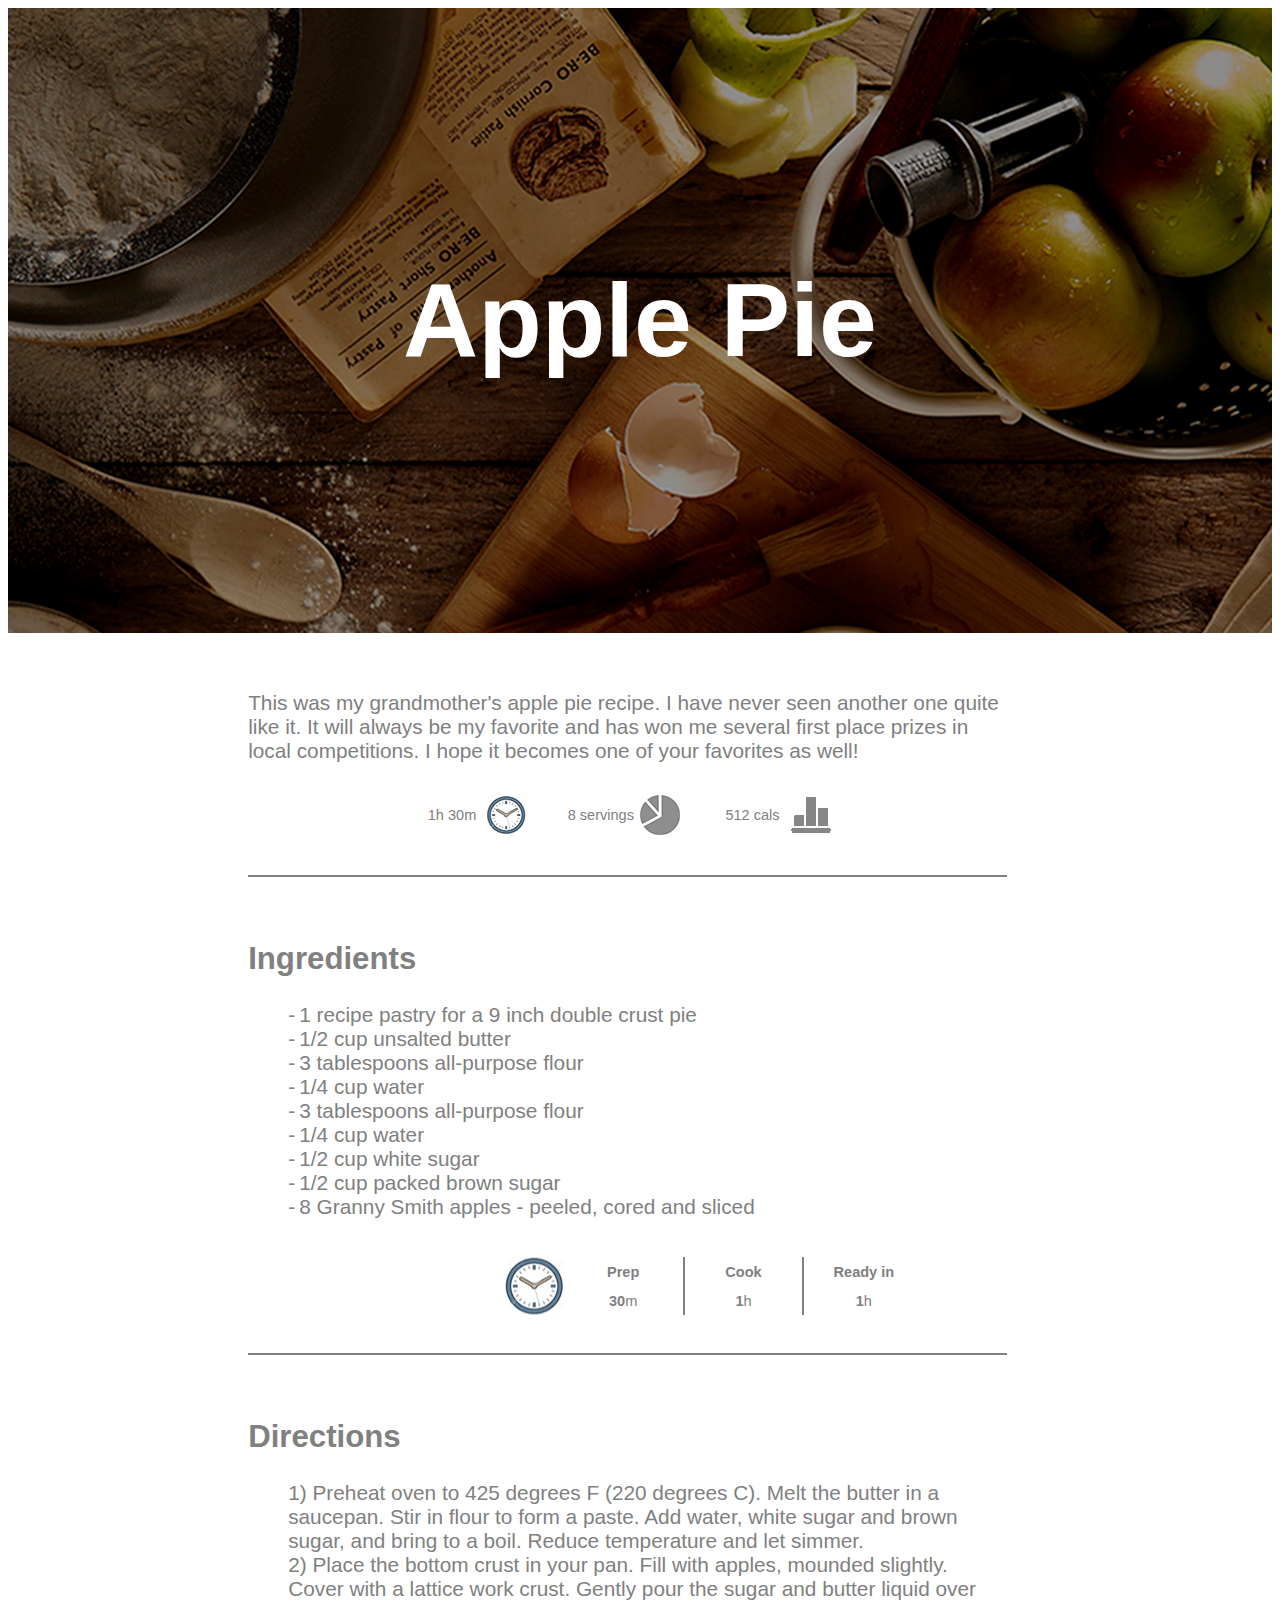
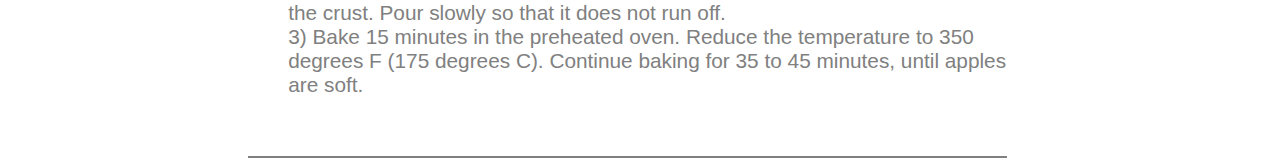
<file: pastis-codi-inici/index.html>
<!DOCTYPE html>
<html lang="en">
    <head>
        <meta charset="UTF-8">
    <meta name="viewport" content="width=device-width, initial-scale=1.0">
    <meta http-equiv="X-UA-Compatible" content="ie=edge">
  <link rel="stylesheet" type="text/css" href="css/main.css"/> 
  <title>Apple Pie Recipe</title>


</head>
<body>
    <container>  
<h1 id="capçalera">Apple Pie</h1>
               
<section>
<article>
<p class="primer_paragraf">This was my grandmother's apple pie recipe. I have never seen another one
quite like it. It will always be my favorite and has won me several first place
prizes in local competitions. I hope it becomes one of your favorites as well!</p>
<ul id="info_1">
    <li id="tiempo">1h 30m </li>
    <li id="porciones">8 servings</li>
    <li id="kcal">512 cals</li>
</ul>
</article>

<article>
<h2>Ingredients</h2>
<ul id="guion">
<li>1 recipe pastry for a 9 inch double crust pie</li>
<li>1/2 cup unsalted butter</li>
<li>3 tablespoons all-purpose flour</li>
<li>1/4 cup water</li>
<li>3 tablespoons all-purpose flour</li>
<li>1/4 cup water</li>
<li>1/2 cup white sugar</li>
<li>1/2 cup packed brown sugar</li>
<li>8 Granny Smith apples - peeled, cored and sliced</li>
</ul>
<span id="tiempos"></span>
<table>
    <thead>
        <tr>
   <th rowspan= "2" id="reloj"></th>
        <th class ="border">Prep</th>  
        <th class ="border">Cook</th>
        <th id="acabado" >Ready in</th>
        </tr>
        <tr>
            <td class="border"><strong>30</strong>m</td>
            <td class ="border"><strong>1</strong>h</td>
            <td><strong>1</strong>h</td>
        </tr>
            </thead>
            </table>
          

</article>

<article>
    <h2>Directions</h2>
    <ol>
<li >Preheat oven to 425 degrees F (220 degrees C). Melt the butter in a saucepan. Stir in
flour to form a paste. Add water, white sugar and brown sugar, and bring to a boil. Reduce
temperature and let simmer.</li>

<li>Place the bottom crust in your pan. Fill with apples, mounded slightly. Cover with a
lattice work crust. Gently pour the sugar and butter liquid over the crust. Pour slowly so
that it does not run off.</li>

<li>Bake 15 minutes in the preheated oven. Reduce the temperature to 350 degrees F (175
degrees C). Continue baking for 35 to 45 minutes, until apples are soft.</li></ol>

</article>
</section>
</body>
</container>  
</html>
</file>
<file: pastis-codi-inici/css/main.css>
body {
    font-family: Arial, Helvetica, sans-serif;
    color: grey;
    font-size: 130%;
    }
h1 { 
    background-image: url(../images/apple-pie_red.jpg);
    font-size: 500%;
    background-repeat: no-repeat;
    padding:20% 20%;
    text-align:center;
    margin-top: 0;
    margin-bottom:0;
    color: white;
    font-weight: bold;
    }
h2 {
    text-align: left;
    }

#info_1 {
    text-align: center;
    font-size:70%;
    margin-left: -1em;
    margin-top:3em;
    margin-right: 1em;
    }
#tiempo,#porciones, #kcal {
    display: inline;
    }
#tiempo {
    background-image: url(../images/clock.png);
    background-repeat: no-repeat;
    background-position: 4em;
    padding: 1em 4em 1em 2em;
    margin-left: 0;
    padding-left: 0;
    }
#porciones {  
    background-image: url(../images/porcion.png);
    background-repeat: no-repeat;
    background-position: 7em;
    padding: 1em 4em 1em 2em;
    }
#kcal{  
    background-image: url(../images/barras.png);
    background-repeat: no-repeat;
    background-position: 6.5em;
    padding: 1em 4em 1em 2em;
    }
#guion {
    list-style-type: none;
    }
#guion :before {
    content: "-";
    padding-right: 0.2em;
    }
section{ 
    margin: 0;
    }
article { 
    width: 60%;
    text-align: left;
    margin-left: 19%;
    margin-right: 0%;
    padding: 3% 0 3% 0;
    border-bottom: 2px solid grey;
    }
table{
    margin-left: 10%;
    margin-top: 5%;
    border-collapse:collapse;
    text-align: center;
    }
#acabado{ 
    padding: 0 2em 0 2em;
    }
#titols-columnes{ 
    border: 5px solid #000;
    }
.border {
    border-right: 2px solid grey;
    }
th {
    font-size:70%;
    }
td {
    font-size:70%;
    width: 20%;
    }
#reloj {
    background-image: url(../images/clock.jpeg);
    background-repeat: no-repeat;
    background-position: right;
    padding: 2em 1em 2em 1em;
    }
ol {
  counter-reset: list;
    }
ol li {
    list-style: none;
    }
ol li:before {
    content: counter(list, decimal) ") ";
    counter-increment: list;
    }
</file>
